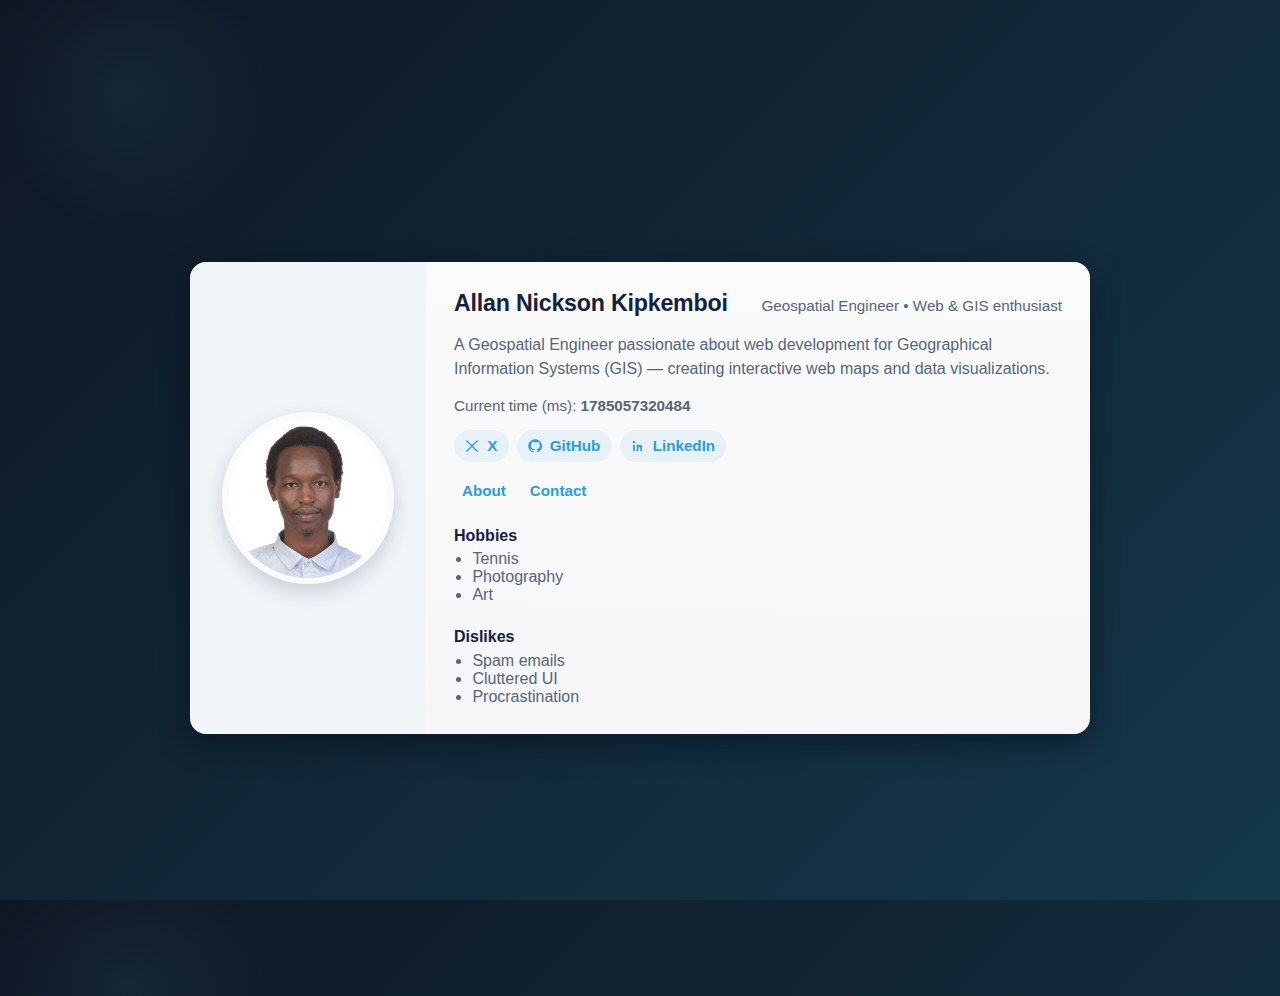
<file: index.html>
<!DOCTYPE html>
<html lang="en">
  <head>
    <meta charset="UTF-8" />
    <meta name="viewport" content="width=device-width, initial-scale=1.0" />
    <title>Allan Nickson</title>
    <link rel="stylesheet" href="styles.css">
  </head>
  <body>
    <article data-testid="test-profile-card" class="card">
      <figure>
        <img src="./prof.jpg" alt="Allan Nickson Kipkemboi photo" data-testid="test-user-avatar" />
      </figure>

      <div class="profile-content container">
        <header>
          <h2 data-testid="test-user-name">Allan Nickson Kipkemboi</h2>
          <div class="role">Geospatial Engineer • Web & GIS enthusiast</div>
        </header>

        <p data-testid="test-user-bio">
          A Geospatial Engineer passionate about web development for Geographical Information Systems (GIS) — creating interactive web maps and data visualizations.
        </p>

        <div class="meta">
          <div>Current time (ms): <strong id="user-time" data-testid="test-user-time"></strong></div>
        </div>

        <nav aria-label="Social media links" data-testid="test-user-social-links">
          <ul>
            <li>
              <a href="https://x.com/hey254brother" target="_blank" rel="noopener noreferrer" data-testid="test-user-social-twitter" aria-label="X (formerly Twitter)">
                <svg width="14" height="14" viewBox="0 0 24 24" aria-hidden="true" focusable="false">
                  <g stroke="currentColor" stroke-width="2" stroke-linecap="round" stroke-linejoin="round" fill="none">
                    <path d="M3 3 L21 21" />
                    <path d="M21 3 L3 21" />
                  </g>
                </svg>
                X
              </a>
            </li>

            <li>
              <a href="https://github.com/Priest254" target="_blank" rel="noopener noreferrer" data-testid="test-user-social-github">
                <svg width="14" height="14" viewBox="0 0 24 24" fill="none" aria-hidden>
                  <path d="M12 .5C5.65.5.5 5.65.5 12c0 5.1 3.3 9.4 7.9 10.9.6.1.8-.2.8-.6v-2c-3.2.7-3.9-1.4-3.9-1.4-.5-1.4-1.3-1.8-1.3-1.8-1.1-.8.1-.8.1-.8 1.2.1 1.9 1.3 1.9 1.3 1.1 1.9 3 1.4 3.7 1.1.1-.8.4-1.4.7-1.7-2.6-.3-5.3-1.3-5.3-6 0-1.3.5-2.3 1.3-3.2-.1-.3-.6-1.5.1-3.1 0 0 1-.3 3.3 1.2.9-.2 1.9-.3 2.9-.3s2 .1 2.9.3c2.3-1.5 3.3-1.2 3.3-1.2.7 1.6.2 2.8.1 3.1.8.9 1.3 1.9 1.3 3.2 0 4.7-2.8 5.7-5.4 6 .4.3.8 1 .8 2v3c0 .4.2.7.8.6 4.6-1.5 7.9-5.8 7.9-10.9C23.5 5.7 18.3.5 12 .5z" fill="currentColor" />
                </svg>
                GitHub
              </a>
            </li>

            <li>
              <a href="https://linkedin.com/in/kipkemboi-allan-37663228b" target="_blank" rel="noopener noreferrer" data-testid="test-user-social-linkedin">
                <svg width="14" height="14" viewBox="0 0 24 24" fill="none" aria-hidden>
                  <path d="M4.98 3.5C3.88 3.5 3 4.38 3 5.48c0 1.12.88 1.99 1.98 1.99h.02C6.08 7.47 7 6.6 7 5.48 7 4.38 6.08 3.5 4.98 3.5zM3.5 21h3v-11h-3v11zM9.5 10h2.9v1.5h.04c.41-.78 1.4-1.6 2.88-1.6 3.08 0 3.65 2.03 3.65 4.67V21h-3v-4.7c0-1.12 0-2.56-1.56-2.56-1.56 0-1.8 1.22-1.8 2.48V21h-3V10z" fill="currentColor" />
                </svg>
                LinkedIn
              </a>
            </li>
          </ul>
        </nav>

        <nav aria-label="Site pages" class="site-pages">
          <ul>
            <li><a href="about.html" data-testid="test-nav-about">About</a></li>
            <li><a href="contact.html" data-testid="test-nav-contact">Contact</a></li>
          </ul>
        </nav>

        <section>
          <h3>Hobbies</h3>
          <ul data-testid="test-user-hobbies">
            <li>Tennis</li>
            <li>Photography</li>
            <li>Art</li>
          </ul>
        </section>
        <section>
          <h3>Dislikes</h3>
          <ul data-testid="test-user-dislikes">
            <li>Spam emails</li>
            <li>Cluttered UI</li>
            <li>Procrastination</li>
          </ul>
        </section>
      </div>
    </article>

    <script>
      const timeEl = document.getElementById('user-time');
      const updateTime = () => {
        // keep providing milliseconds but update at a readable interval
        timeEl.textContent = Date.now();
      };
      updateTime();
      // Update once per second instead of every millisecond
      setInterval(updateTime, 1000);
    </script>
  </body>
</html>
</file>
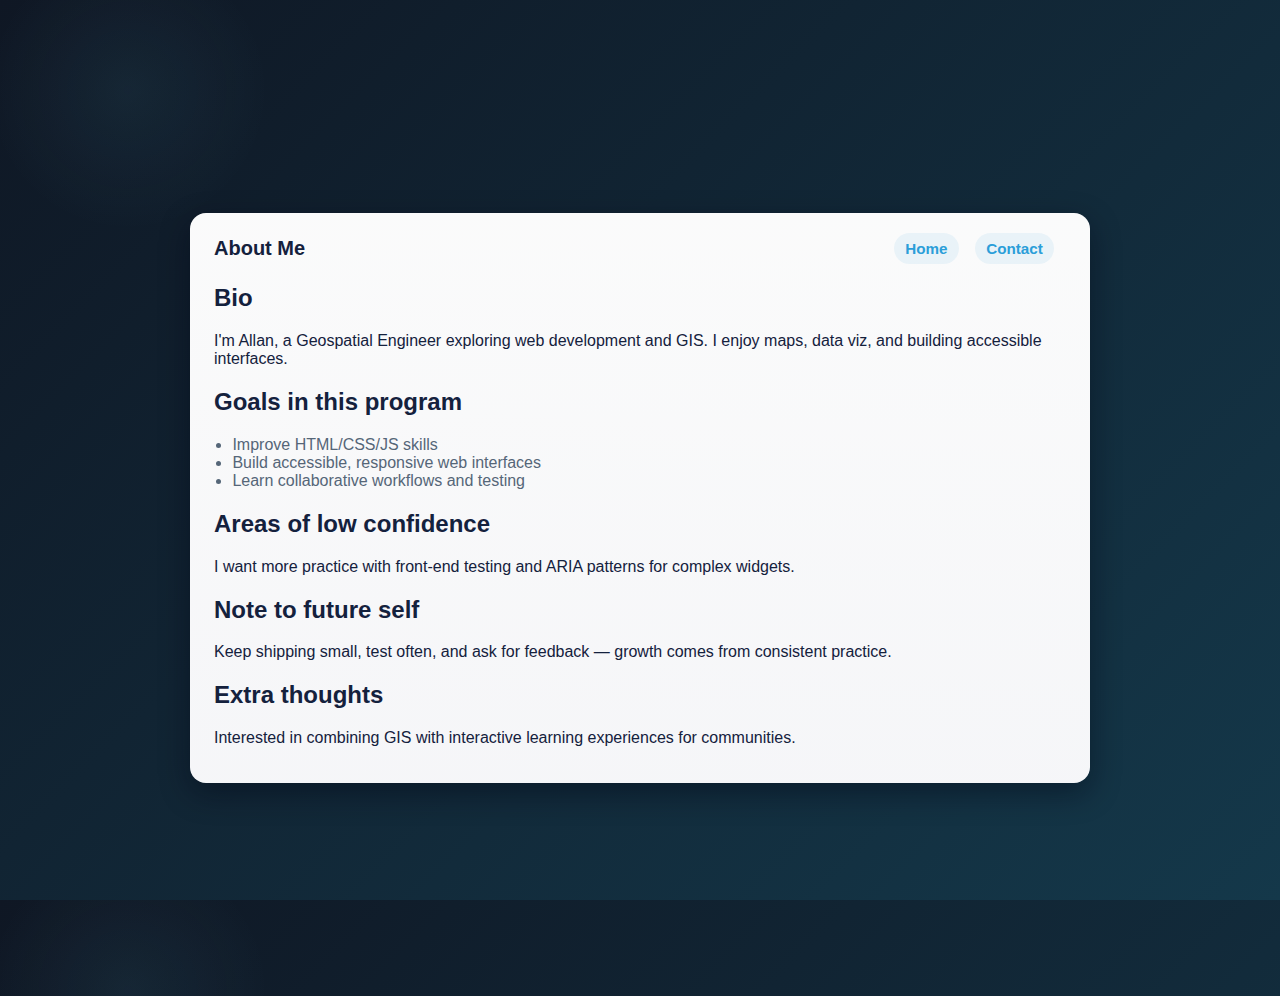
<file: about.html>
<!DOCTYPE html>
<html lang="en">
  <head>
    <meta charset="UTF-8" />
    <meta name="viewport" content="width=device-width, initial-scale=1.0" />
    <title>About - Allan Nickson</title>
    <link rel="stylesheet" href="styles.css">
  </head>
  <body>
    <article class="card">
      <div class="container">
        <header>
          <h1>About Me</h1>
          <nav class="links" aria-label="site links">
            <a href="index.html">Home</a>
            <a href="contact.html">Contact</a>
          </nav>
        </header>

        <main data-testid="test-about-page">
        <section aria-labelledby="bio-heading">
          <h2 id="bio-heading">Bio</h2>
          <p data-testid="test-about-bio">I'm Allan, a Geospatial Engineer exploring web development and GIS. I enjoy maps, data viz, and building accessible interfaces.</p>
        </section>

        <section aria-labelledby="goals-heading">
          <h2 id="goals-heading">Goals in this program</h2>
          <ul data-testid="test-about-goals">
            <li>Improve HTML/CSS/JS skills</li>
            <li>Build accessible, responsive web interfaces</li>
            <li>Learn collaborative workflows and testing</li>
          </ul>
        </section>

        <section aria-labelledby="confidence-heading">
          <h2 id="confidence-heading">Areas of low confidence</h2>
          <p data-testid="test-about-confidence">I want more practice with front-end testing and ARIA patterns for complex widgets.</p>
        </section>

        <section aria-labelledby="future-heading">
          <h2 id="future-heading">Note to future self</h2>
          <p data-testid="test-about-future-note">Keep shipping small, test often, and ask for feedback — growth comes from consistent practice.</p>
        </section>

        <section aria-labelledby="extra-heading">
          <h2 id="extra-heading">Extra thoughts</h2>
          <p data-testid="test-about-extra">Interested in combining GIS with interactive learning experiences for communities.</p>
        </section>
</main>
      </div>
    </article>
  </body>
</html>
</file>
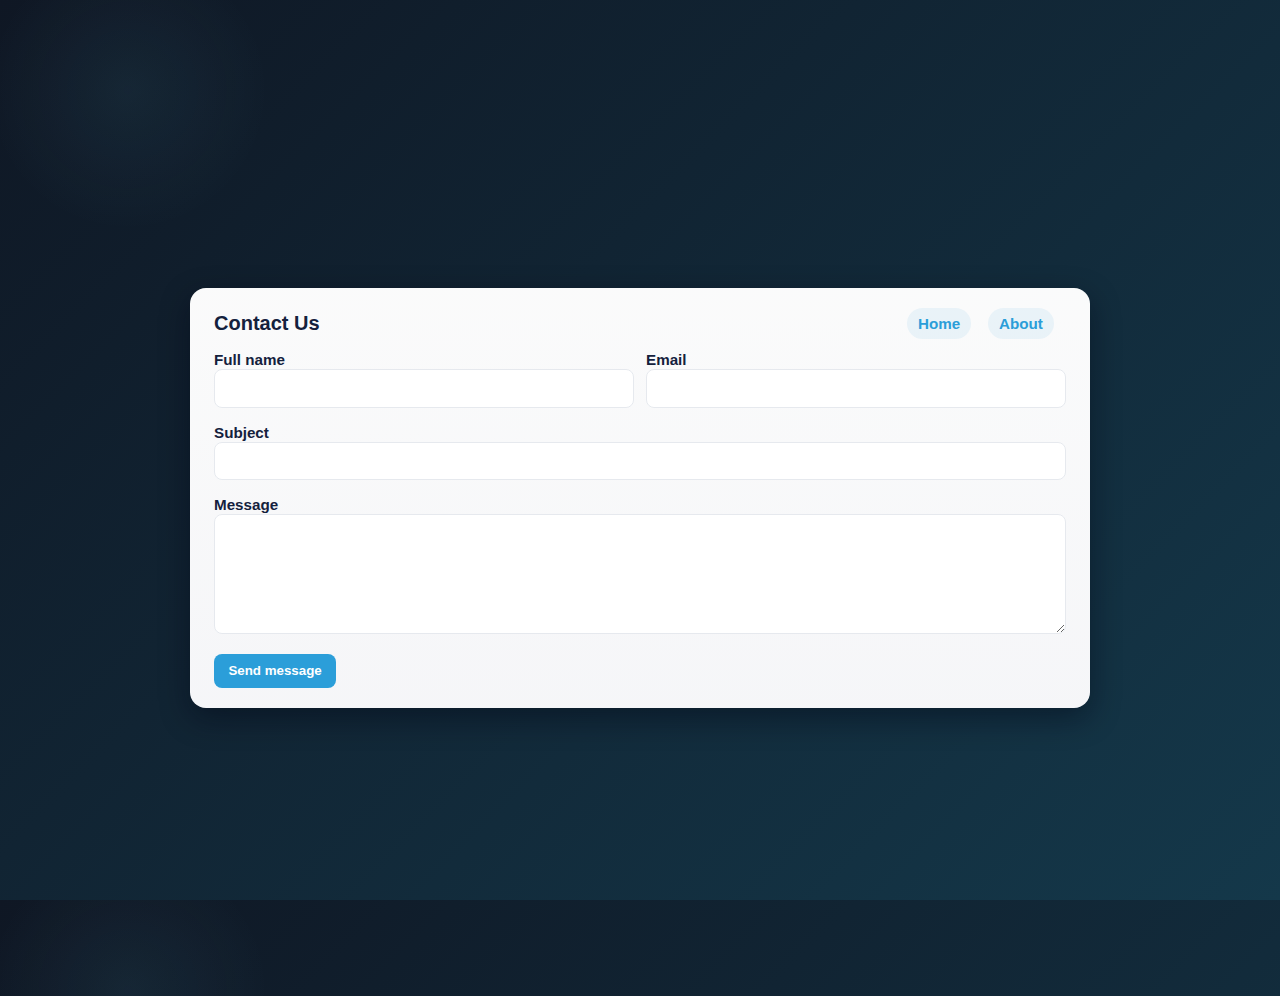
<file: contact.html>
<!DOCTYPE html>
<html lang="en">
  <head>
    <meta charset="UTF-8" />
    <meta name="viewport" content="width=device-width, initial-scale=1.0" />
    <title>Contact Us - Allan Nickson</title>
    <link rel="stylesheet" href="styles.css">
  </head>
  <body>
    <article class="card">
      <main class="container" aria-labelledby="contact-heading">
        <header>
          <h1 id="contact-heading">Contact Us</h1>
          <nav class="links" aria-label="site links">
            <a href="index.html">Home</a>
            <a href="about.html">About</a>
          </nav>
        </header>

        <form id="contact-form" novalidate>
        <div class="row">
          <div>
            <label for="name">Full name</label>
            <input id="name" name="name" type="text" data-testid="test-contact-name" aria-describedby="error-name" required />
            <div id="error-name" class="error" aria-live="polite" data-testid="test-contact-error-name"></div>
          </div>

          <div>
            <label for="email">Email</label>
            <input id="email" name="email" type="email" data-testid="test-contact-email" aria-describedby="error-email" required />
            <div id="error-email" class="error" aria-live="polite" data-testid="test-contact-error-email"></div>
          </div>
        </div>

        <div>
          <label for="subject">Subject</label>
          <input id="subject" name="subject" type="text" data-testid="test-contact-subject" aria-describedby="error-subject" required />
          <div id="error-subject" class="error" aria-live="polite" data-testid="test-contact-error-subject"></div>
        </div>

        <div>
          <label for="message">Message</label>
          <textarea id="message" name="message" data-testid="test-contact-message" aria-describedby="error-message" required></textarea>
          <div id="error-message" class="error" aria-live="polite" data-testid="test-contact-error-message"></div>
        </div>

        <div>
          <button type="submit" data-testid="test-contact-submit">Send message</button>
        </div>

  <div id="form-success" class="success" role="status" aria-live="polite" data-testid="test-contact-success"></div>
        </form>

        <script>
        (function(){
          const form = document.getElementById('contact-form');
          const nameEl = document.getElementById('name');
          const emailEl = document.getElementById('email');
          const subjectEl = document.getElementById('subject');
          const messageEl = document.getElementById('message');

          const error = (id, text) => {
            const el = document.getElementById('error-' + id);
            el.textContent = text || '';
            const input = document.getElementById(id);
            if(text){
              input.setAttribute('aria-invalid', 'true');
              input.setAttribute('aria-describedby', 'error-' + id);
            } else {
              input.removeAttribute('aria-invalid');
            }
          };

          const validate = () => {
            let ok = true;
            // name
            if(!nameEl.value.trim()){
              error('name', 'Full name is required.'); ok = false;
            } else { error('name', ''); }

            // email
            const email = emailEl.value.trim();
            if(!email){ error('email', 'Email is required.'); ok = false; }
            else if(!/^\S+@\S+\.\S+$/.test(email)){ error('email', 'Enter a valid email address.'); ok = false; }
            else { error('email', ''); }

            // subject
            if(!subjectEl.value.trim()){ error('subject', 'Subject is required.'); ok = false; } else { error('subject',''); }

            // message
            if(!messageEl.value.trim()){ error('message', 'Message is required.'); ok = false; }
            else if(messageEl.value.trim().length < 10){ error('message', 'Message must be at least 10 characters.'); ok = false; }
            else { error('message',''); }

            return ok;
          };

          form.addEventListener('submit', function(ev){
            ev.preventDefault();
            const ok = validate();
            const successEl = document.getElementById('form-success');
            if(ok){
              // simulate successful submission
              successEl.textContent = 'Thanks — your message has been received.';
              successEl.classList.add('show');
              // clear fields
              form.reset();
            } else {
              successEl.textContent = '';
              successEl.classList.remove('show');
            }
          });

          // simple keyboard accessibility: focus outlines are visible by default; no JS required
        })();
        </script>
      </main>
    </article>
  </body>
</html>
</file>
<file: styles.css>
:root {
  --bg-a: #0f1724;
  --bg-b: #14384a;
  --card-bg: linear-gradient(180deg, rgba(255,255,255,0.98), rgba(250,250,252,0.98));
  --text: #14213d;
  --muted: #556678;
  --accent: #2b9ed9;
  --accent-2: #7be0ff;
  --radius: 16px;
  --shadow: 0 10px 30px rgba(2,6,23,0.45);
}

/* Page */
html,body { height: 100%; }
body {
  margin: 0;
  font-family: 'Segoe UI', Roboto, 'Helvetica Neue', Arial, system-ui, sans-serif;
  background: radial-gradient(circle at 10% 10%, rgba(123,224,255,0.06), transparent 10%), linear-gradient(135deg,var(--bg-a), var(--bg-b));
  color: var(--text);
  display: flex;
  align-items: center;
  justify-content: center;
  padding: 3rem 1.5rem;
}

/* Card-like container used on pages */
.card {
  width: 100%;
  max-width: 900px;
  background: var(--card-bg);
  border-radius: var(--radius);
  box-shadow: var(--shadow);
  overflow: hidden;
}

/* Utilities and layout */
.container { padding: 1.25rem 1.5rem; }
header{display:flex;align-items:center;justify-content:space-between}
header h1, header h2{margin:0;font-size:1.25rem}

/* Forms */
form{display:grid;grid-template-columns:1fr;gap:0.75rem;margin-top:0.75rem}
label{font-weight:600;font-size:0.95rem}
input[type="text"], input[type="email"], textarea, select{
  width:100%;padding:0.6rem 0.75rem;border:1px solid #e6e9ee;border-radius:8px;font-size:0.95rem;box-sizing:border-box
}
textarea{min-height:120px;resize:vertical}
.row{display:grid;grid-template-columns:1fr;gap:0.75rem}
@media(min-width:760px){.row{grid-template-columns:1fr 1fr}}
.error{color:#b00020;font-size:0.875rem;margin-top:0.25rem}
.success{color:green;font-size:0.95rem;margin-top:0.5rem;display:none}
.success.show{display:block}
button{background:var(--accent);color:white;border:none;padding:0.6rem 0.9rem;border-radius:8px;font-weight:700;cursor:pointer}
button:focus{outline:none;box-shadow:0 0 0 4px rgba(43,158,217,0.14)}

/* Profile card specific styles (kept from index.html) */
article[data-testid="test-profile-card"] {
  display:flex;flex-direction:column;gap:0;background:var(--card-bg);border-radius:var(--radius);box-shadow:var(--shadow);overflow:hidden;transition: transform 220ms ease, box-shadow 220ms ease;
}
article[data-testid="test-profile-card"]:hover{transform: translateY(-6px);box-shadow: 0 20px 40px rgba(2,6,23,0.55)}
@media (min-width: 760px) { article[data-testid="test-profile-card"] { flex-direction: row; } }
figure{margin:0;padding:2rem;display:grid;place-items:center;background:linear-gradient(180deg, rgba(43,158,217,0.06), rgba(123,224,255,0.03));}
img[data-testid="test-user-avatar"]{width:160px;height:160px;border-radius:50%;object-fit:cover;display:block;box-shadow:0 8px 20px rgba(20,33,61,0.18);border:6px solid rgba(255,255,255,0.6)}
.profile-content{padding:1.75rem;display:flex;flex-direction:column;gap:1rem}
header h2{margin:0;font-size:1.45rem;letter-spacing:-0.2px}
header .role{margin-top:0.25rem;color:var(--muted);font-size:0.95rem}
p[data-testid="test-user-bio"]{margin:0;color:var(--muted);line-height:1.5}
.meta{display:flex;gap:1rem;align-items:center;color:var(--muted);font-size:0.95rem}
nav ul{list-style:none;margin:0;padding:0;display:flex;gap:0.5rem;flex-wrap:wrap}
nav a{display:inline-flex;align-items:center;gap:0.5rem;padding:0.45rem 0.7rem;border-radius:999px;background:rgba(43,158,217,0.08);color:var(--accent);text-decoration:none;font-weight:600;font-size:0.95rem;transition: background 180ms ease, transform 160ms ease}
nav a:hover,nav a:focus{background:linear-gradient(90deg, rgba(43,158,217,0.12), rgba(123,224,255,0.06));transform:translateY(-2px)}
nav a:focus{outline:none;box-shadow:0 0 0 4px rgba(43,158,217,0.18), 0 6px 18px rgba(2,6,23,0.12)}
section{margin-top:0.5rem}
section h3{margin:0 0 0.35rem 0;font-size:1rem;color:var(--text)}
section ul{margin:0;padding-left:1.15rem;color:var(--muted)}
@media (max-width:760px){figure{padding:1.25rem}img[data-testid="test-user-avatar"]{width:120px;height:120px}}

/* site pages nav (small links under socials) */
nav.site-pages ul{display:flex;list-style:none;padding:0;margin:0;gap:0.5rem}
nav.site-pages a{background:transparent;padding:0.25rem 0.5rem;border-radius:6px}

.links a{color:var(--accent);text-decoration:none;margin-right:0.75rem}
</file>
